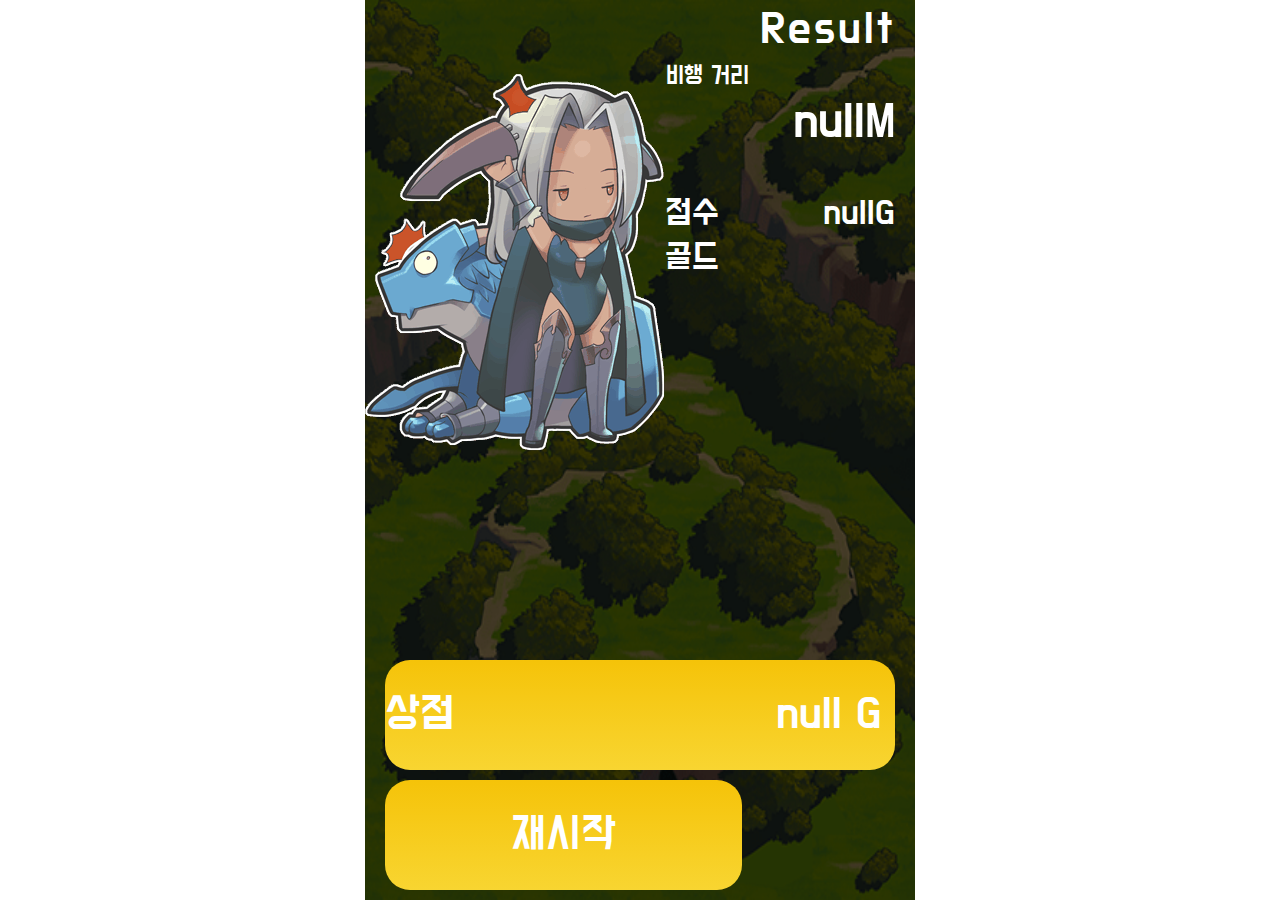
<file: source/html/end.html>
<!DOCTYPE html>
<html lang="en">
<head>
    <meta charset="UTF-8">
    <meta name="viewport" content="width=device-width, initial-scale=1.0">
    <title>Document</title>
    <script src="https://code.jquery.com/jquery-3.7.1.js"></script>
    <!-- slide 외부 라이브러리.. -->
    <script src="../js/infiniteSlide.js"></script>
    <!--배경 슬라이더 js-->
    <script>    
		$(function () {
			$('.scroll').infiniteslide({
				direction: 'down',
				pauseonhover: false,
                speed : 380
			});
		});
    </script>
     <!-- 앵커 버튼 -->
     <script src="../js/set_end.js"></script>
    <!--css요소....-->
    <link rel="stylesheet" href="../css/default2.css">
    <link rel="stylesheet" href="../css/end.css"> 
    <!--구글 폰트...-->
    <link rel="preconnect" href="https://fonts.googleapis.com">
    <link rel="preconnect" href="https://fonts.gstatic.com" crossorigin>
    <link href="https://fonts.googleapis.com/css2?family=Staatliches&display=swap" rel="stylesheet">  
     <!--구글 폰트(한국어)-->
     <link rel="preconnect" href="https://fonts.googleapis.com">
     <link rel="preconnect" href="https://fonts.gstatic.com" crossorigin>
     <link href="https://fonts.googleapis.com/css2?family=Do+Hyeon&display=swap" rel="stylesheet">

     <!--set_height.js-->
    <script src="../js/set_height.js"></script>
    
</head>
<body oncontextmenu="return false" ondragstart="return false" onselectstart="return false">
    <div class="container">
        <div class="slider-container">
            <ul class="scroll">
                <li>
                    <img src="../images/BackGround/01.png"></img>
                </li>
                <li>
                    <img src="../images/BackGround/01.png"></img>
                </li>
                <li>
                    <img src="../images/BackGround/01.png"></img>
                </li>
                <li>
                    <img src="../images/BackGround/01.png"></img>
                </li>
            </ul>
        </div>
        <div class="end-title">
            <p>Result</p>
        </div>
        <div class="end-character">
            <img src="../images/SD/sd_03.png" id="img-charac">
        </div>
        <div class="end-summary">
            <div class="distance">
                <span><p>비행 거리</p><p class="distance-display">1000M</p></span>
            </div>
            <div class="score-gold">
                <div class="content">
                    <span><p>점수</p><p>골드</p></span>
                </div>
                <div>
                    <span><p class="score-display">11200M</p><p class="gold-display">50G</p></span>
                </div>
            </div>
        </div>
        <div class="button-content">
            <div class="gradient">
                <div class="store-title"><p>상점</p></div>
                <div class="money" id="go-to-store">1150G</div>
            </div>
            <div>
                <div class="restart gradient"  id="restart"><p>재시작</p></div>
            </div>
        </div>
    </div>
    <script src="../js/end.js"></script>
</body>
</html>
</file>
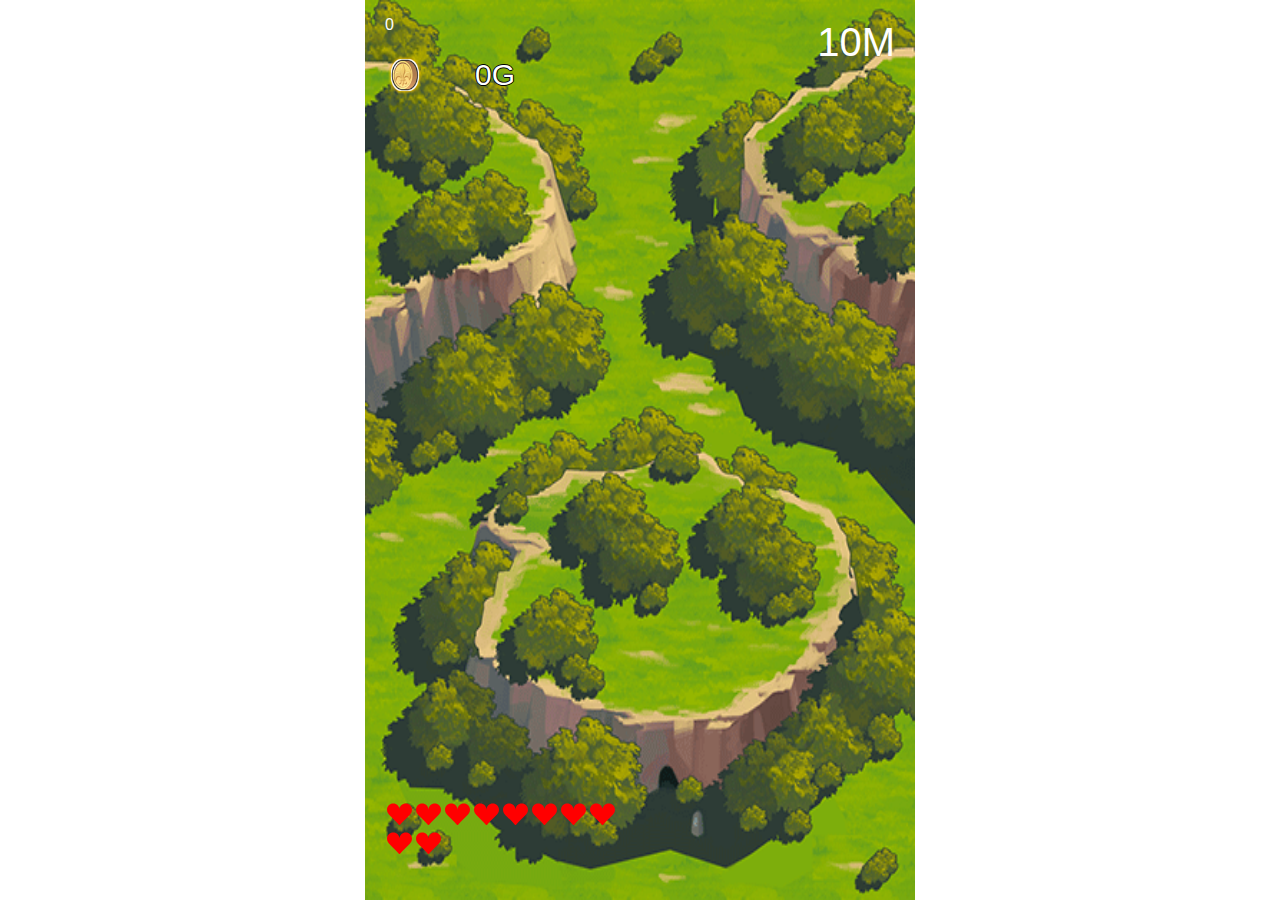
<file: source/html/game.html>
<!DOCTYPE html>
<html lang="en">

<head>
    <meta charset="UTF-8">
    <meta name="viewport" content="width=device-width, initial-scale=1.0">
    <title>Game</title>
    <script src="https://code.jquery.com/jquery-3.7.1.js"></script>
    <!--슬라이더 외부 라이브러리 js-->
    <script src="../js/infiniteSlide.js"></script>
    <!--배경 슬라이더 js-->
    <script>
        $(function () {
            $('.scroll').infiniteslide({
                direction: 'down',
                pauseonhover: false,
                speed: 380
            });
        });
    </script>
    <!-- 거리 재기.. -->
    <script src="../js/distance.js"></script>
    <!-- 체력 ui 세팅 -->
    <script src="../js/heart.js"></script>
    <!--css요소....-->
    <link rel="stylesheet" href="../css/default2.css">
    <link rel="stylesheet" href="../css/game.css">
    <link rel="stylesheet" href="../css/monster.css">
    <link rel="stylesheet" href="../css/gold.css">
    <link rel="stylesheet" href="../css/item.css">
    <link rel="stylesheet" href="../css/boss.css">
    <link rel="stylesheet" href="../css/meteor.css">
    <!-- boss-css 제거 금지 -->
    <link id="boss-css" rel="stylesheet" href=""> 
    <!--구글 폰트...-->
    <link rel="preconnect" href="https://fonts.googleapis.com">
    <link rel="preconnect" href="https://fonts.gstatic.com" crossorigin>
    <link href="https://fonts.googleapis.com/css2?family=Staatliches&display=swap" rel="stylesheet">

    <!--Player 요소-->
    <!--Player.css-->
    <link rel="stylesheet" href="../css/Player.css">
    <!--PlayerMove.js-->
    <script src="../js/PlayerMove.js"></script>
    <!--PlayerAttack.js-->
    <script src="../js/PlayerAttack.js" type="module"></script>
    <!--PlayerStatus.js / 상위에 올려야함-->
    <script src="../js/PlayerStatus.js" type="module"></script>
    <!--init.js-->
    <script src="../js/init.js" type="module"></script>

    <!--set_height.js-->
    <script src="../js/set_height.js"></script>
    <!--score.js-->
    <script src="../js/score.js"></script>

</head>
<!--heart.js 에서 addheart, minusheart 함수로 플레이어와 몬스터 충돌 시 체력 감소-->

<body oncontextmenu="return false" ondragstart="return false" onselectstart="return false">


    <div class="container">
        <div class="slider-container">
            <ul class="scroll">
                <li>
                    <img src="../images/BackGround/01.png"></img>
                </li>
                <li>
                    <img src="../images/BackGround/01.png"></img>
                </li>
                <li>
                    <img src="../images/BackGround/01.png"></img>
                </li>
                <li>
                    <img src="../images/BackGround/01.png"></img>
                </li>
            </ul>
        </div>
        <!--몬스터 생성 div-->
        <div class="monster-container"></div>
        <!-- 점수랑 골드 창.. -->
        <div class="content-score">
            <div class="score">
                <span class="total-score">
                    <p>0</p>
                </span>
            </div>
            <div class="score">
                <img src="../images/Item/item_coin.png">
                <span class="total-coin">
                    <p>0G</p>
                </span>
            </div>
        </div>
        <!-- 거리 -->
        <div class="distance">
            0m
        </div>
        <!-- 체력 표시칸.. -->
        <div class="heart">
            <svg xmlns="http://www.w3.org/2000/svg" width="25" height="25" fill="red" class="bi bi-suit-heart-fill"
                viewBox="0 0 16 16">
                <path
                    d="M4 1c2.21 0 4 1.755 4 3.92C8 2.755 9.79 1 12 1s4 1.755 4 3.92c0 3.263-3.234 4.414-7.608 9.608a.513.513 0 0 1-.784 0C3.234 9.334 0 8.183 0 4.92 0 2.755 1.79 1 4 1" />
            </svg>
            <svg xmlns="http://www.w3.org/2000/svg" width="25" height="25" fill="red" class="bi bi-suit-heart-fill"
                viewBox="0 0 16 16">
                <path
                    d="M4 1c2.21 0 4 1.755 4 3.92C8 2.755 9.79 1 12 1s4 1.755 4 3.92c0 3.263-3.234 4.414-7.608 9.608a.513.513 0 0 1-.784 0C3.234 9.334 0 8.183 0 4.92 0 2.755 1.79 1 4 1" />
            </svg>
            <svg xmlns="http://www.w3.org/2000/svg" width="25" height="25" fill="red" class="bi bi-suit-heart-fill"
                viewBox="0 0 16 16">
                <path
                    d="M4 1c2.21 0 4 1.755 4 3.92C8 2.755 9.79 1 12 1s4 1.755 4 3.92c0 3.263-3.234 4.414-7.608 9.608a.513.513 0 0 1-.784 0C3.234 9.334 0 8.183 0 4.92 0 2.755 1.79 1 4 1" />
            </svg>
            <svg xmlns="http://www.w3.org/2000/svg" width="25" height="25" fill="red" class="bi bi-suit-heart-fill"
                viewBox="0 0 16 16">
                <path
                    d="M4 1c2.21 0 4 1.755 4 3.92C8 2.755 9.79 1 12 1s4 1.755 4 3.92c0 3.263-3.234 4.414-7.608 9.608a.513.513 0 0 1-.784 0C3.234 9.334 0 8.183 0 4.92 0 2.755 1.79 1 4 1" />
            </svg>
            <svg xmlns="http://www.w3.org/2000/svg" width="25" height="25" fill="red" class="bi bi-suit-heart-fill"
                viewBox="0 0 16 16">
                <path
                    d="M4 1c2.21 0 4 1.755 4 3.92C8 2.755 9.79 1 12 1s4 1.755 4 3.92c0 3.263-3.234 4.414-7.608 9.608a.513.513 0 0 1-.784 0C3.234 9.334 0 8.183 0 4.92 0 2.755 1.79 1 4 1" />
            </svg>
            <svg xmlns="http://www.w3.org/2000/svg" width="25" height="25" fill="red" class="bi bi-suit-heart-fill"
                viewBox="0 0 16 16">
                <path
                    d="M4 1c2.21 0 4 1.755 4 3.92C8 2.755 9.79 1 12 1s4 1.755 4 3.92c0 3.263-3.234 4.414-7.608 9.608a.513.513 0 0 1-.784 0C3.234 9.334 0 8.183 0 4.92 0 2.755 1.79 1 4 1" />
            </svg>
            <svg xmlns="http://www.w3.org/2000/svg" width="25" height="25" fill="red" class="bi bi-suit-heart-fill"
                viewBox="0 0 16 16">
                <path
                    d="M4 1c2.21 0 4 1.755 4 3.92C8 2.755 9.79 1 12 1s4 1.755 4 3.92c0 3.263-3.234 4.414-7.608 9.608a.513.513 0 0 1-.784 0C3.234 9.334 0 8.183 0 4.92 0 2.755 1.79 1 4 1" />
            </svg>
            <svg xmlns="http://www.w3.org/2000/svg" width="25" height="25" fill="red" class="bi bi-suit-heart-fill"
                viewBox="0 0 16 16">
                <path
                    d="M4 1c2.21 0 4 1.755 4 3.92C8 2.755 9.79 1 12 1s4 1.755 4 3.92c0 3.263-3.234 4.414-7.608 9.608a.513.513 0 0 1-.784 0C3.234 9.334 0 8.183 0 4.92 0 2.755 1.79 1 4 1" />
            </svg>
            <svg xmlns="http://www.w3.org/2000/svg" width="25" height="25" fill="red" class="bi bi-suit-heart-fill"
                viewBox="0 0 16 16">
                <path
                    d="M4 1c2.21 0 4 1.755 4 3.92C8 2.755 9.79 1 12 1s4 1.755 4 3.92c0 3.263-3.234 4.414-7.608 9.608a.513.513 0 0 1-.784 0C3.234 9.334 0 8.183 0 4.92 0 2.755 1.79 1 4 1" />
            </svg>
            <svg xmlns="http://www.w3.org/2000/svg" width="25" height="25" fill="red" class="bi bi-suit-heart-fill"
                viewBox="0 0 16 16">
                <path
                    d="M4 1c2.21 0 4 1.755 4 3.92C8 2.755 9.79 1 12 1s4 1.755 4 3.92c0 3.263-3.234 4.414-7.608 9.608a.513.513 0 0 1-.784 0C3.234 9.334 0 8.183 0 4.92 0 2.755 1.79 1 4 1" />
            </svg>
        </div>
        <!--플레이어 이동 관련 / div id를 쓰지 않음. 삭제할거면 해-->
        <div id="playerImg" draggable="true">
            <img id="ingame_player" class="wing">
            <div id="wing1_axis">
                <canvas id="wing1" class="wing"></canvas>
            </div>
            <div id="wing2_axis">
                <canvas id="wing2" class="wing"></canvas>
            </div>
            <div id="Player_HitBox"></div>
        </div>

        <!--플레이어 공격(투사체) 관련-->
        <div id="playerAttack">
            <div id="ArrowPosition"></div>
            <div id="ClonePosition"></div>
        </div>

        <div id="boss-drop-zone" style="top: 100px; left: 275px; width: 10px; height: 1200px; position: absolute;"></div>
    </div>
    <script src="../js/boss.js" defer></script>
    <script src="../js/monster.js" defer></script>
    <script src="../js/timer.js" defer></script>
    <script src="../js/gold.js" defer></script>
    <script src="../js/item.js" defer></script>
    <script src="../js/game_manager.js" defer></script>

</body>

</html>
</file>
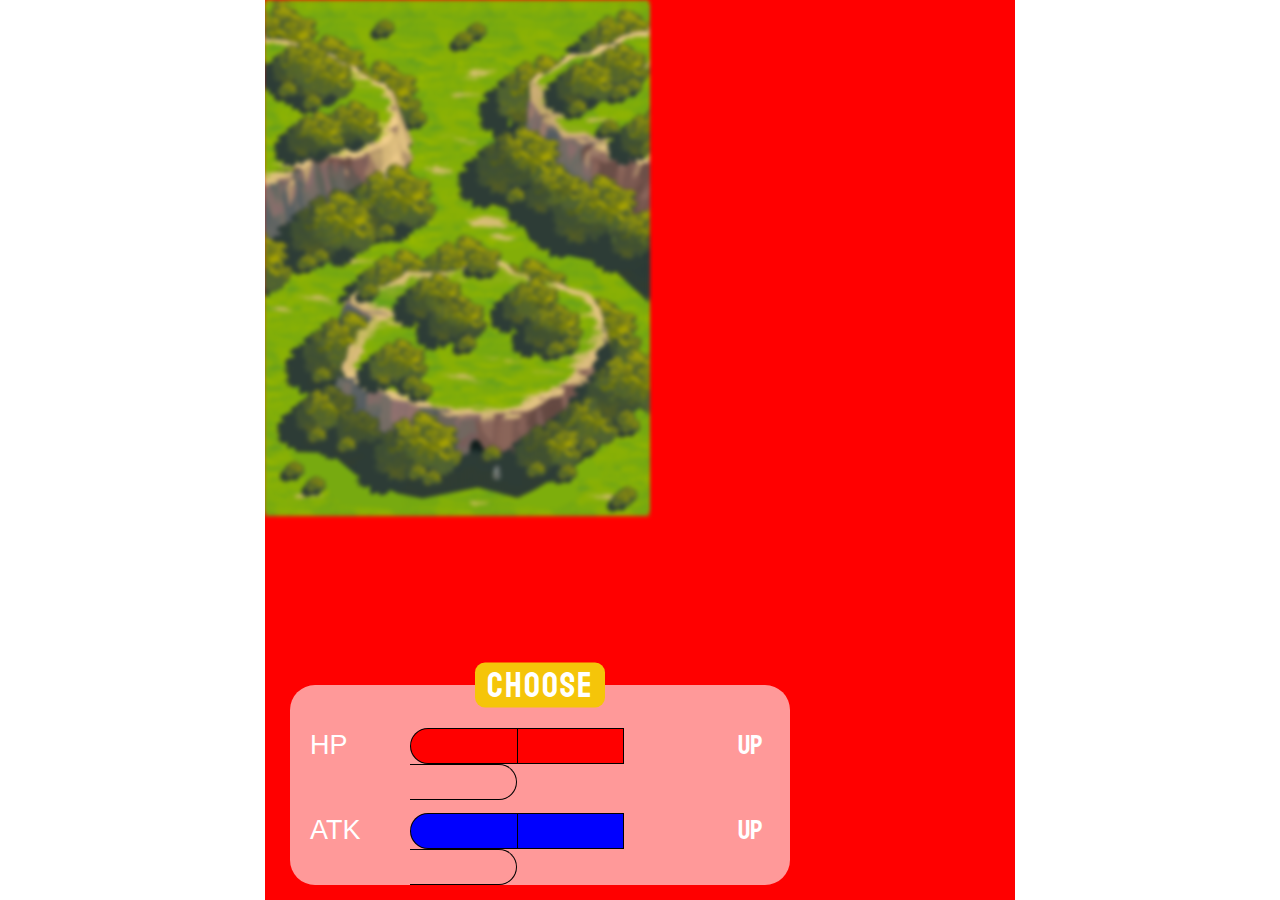
<file: source/html/main.html>
<!DOCTYPE html>
<html lang="en">
<head>
    <meta charset="UTF-8">
    <meta name="viewport" content="width=device-width, initial-scale=1.0">
    <title>Document</title>
    <script src="https://code.jquery.com/jquery-3.7.1.js"></script>
    <script src="../js/backgroundslide.js"></script>
    <link rel="stylesheet" href="../css/default.css">
    <link rel="stylesheet" href="../css/main.css">
     <!--구글 폰트...-->
     <link rel="preconnect" href="https://fonts.googleapis.com">
     <link rel="preconnect" href="https://fonts.gstatic.com" crossorigin>
     <link href="https://fonts.googleapis.com/css2?family=Staatliches&display=swap" rel="stylesheet">  
</head>
<body>
    <div class="container">
        <!--슬라이드 창-->
        <div class="slider-container">
            <img src="../images/BackGround/01.png" class="img-slide" style="filter: blur(2px);">
            <img src="../images/BackGround/01.png" class="img-slide" style="filter: blur(2px);">
        </div>
       <!--골드 창..-->
       <div class="gold-div">
            <img src="../images/Item/item_coin.png">
            <p>4211115G</p>
       </div>
       <!--시작버튼-->
       <button class="start-btn">start...</button>
       <!--캐릭터 선택 이미지-->
       <div class="slider-character">
            <div class="character">
                <img src="../images/Character/character_01.png">
            </div>
            <div class="character">
                <img src="../images/Character/character_01.png">
            </div>
       </div>
       <!--좌우 슬라이드 버튼-->
       <button class="before-btn">
            &lang;
        </button>
        <button class="next-btn">
            &rang;
        </button>
       <!--캐릭터 스택과 선택버튼-->
       <div class="character-stack">
            <button class="select">Choose</button>
            <!--스택 창...-->
            <!--체력 창..-->
            <div class="stack">
                <span><p>HP</p></span>
                <!--스택 영역칸-->
                <div class="stack-area">
                    <!-- 스택은 총 3칸... -->
                    <div class="stack-level">

                    </div>
                    <div class="stack-level">
                        
                    </div>
                    <div class="stack-level" style="background-color: transparent;">
                        
                    </div>
                </div>
                <button> up</button>
            </div>
            <div class="stack">
                <span><p>ATK</p></span>
                <!--스택 영역칸-->
                <div class="stack-area">
                    <!-- 스택은 총 3칸... -->
                    <div class="stack-level" style="background-color: blue;">

                    </div>
                    <div class="stack-level" style="background-color: blue;">
                        
                    </div>
                    <div class="stack-level" style="background-color: transparent;">
                        
                    </div>
                </div>
                <button> up</button>
            </div>
       </div>
    </div>
</body>
</html>
</file>
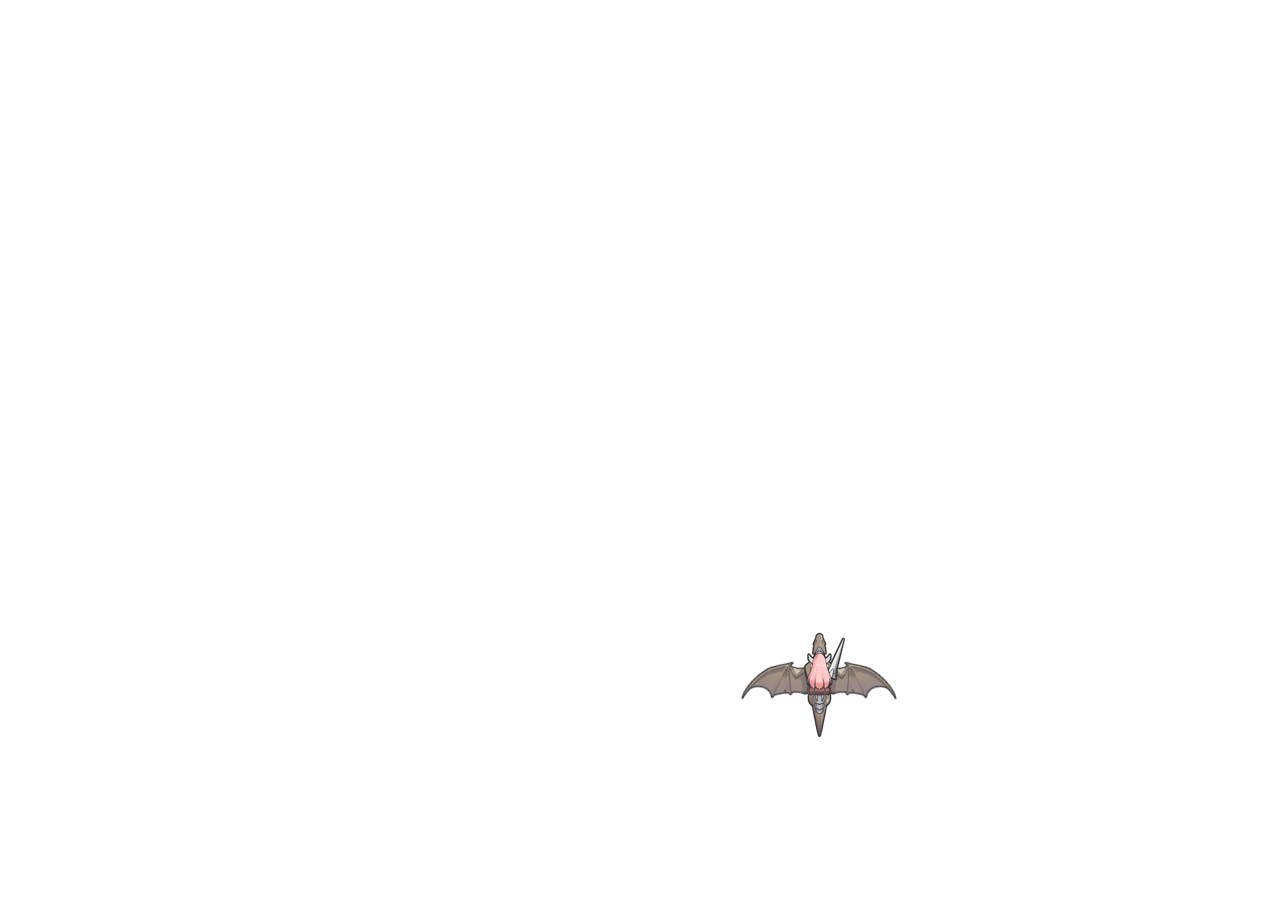
<file: source/html/Player.html>
<!DOCTYPE html>
<html lang="en">

<head>
    <meta charset="UTF-8">
    <meta name="viewport" content="width=device-width, initial-scale=1.0">
    <title>Document</title>
    <!--Player.css-->
    <link rel="stylesheet" href="../css/Player.css">
    <!--jQuery-->
    <script src="https://code.jquery.com/jquery-3.7.1.js"></script>
    <!--PlayerMove.js-->
    <script src="../js/PlayerMove.js"></script>
    <!--PlayerAttack.js-->
    <script src="../js/PlayerAttack.js"></script>
    <!--PlayerStatus.js / 상위에 올려야함-->
    <script src="../js/PlayerStatus.js"></script>
</head>

<body>
    <!--플레이어 이동 관련 / div id를 쓰지 않음. 삭제할거면 해-->
    <div id="playerImg" draggable="true">
        <img id="ingame_player" class="wing">
        <canvas id="wing1" class="wing"></canvas>
        <canvas id="wing2" class="wing"></canvas>
    </div>

    <!--플레이어 공격(투사체) 관련-->
    <div id="playerAttack">
        <div id="ArrowPosition"></div>
        <div id="ClonePosition"></div>
    </div>

</body>

</html>
</file>
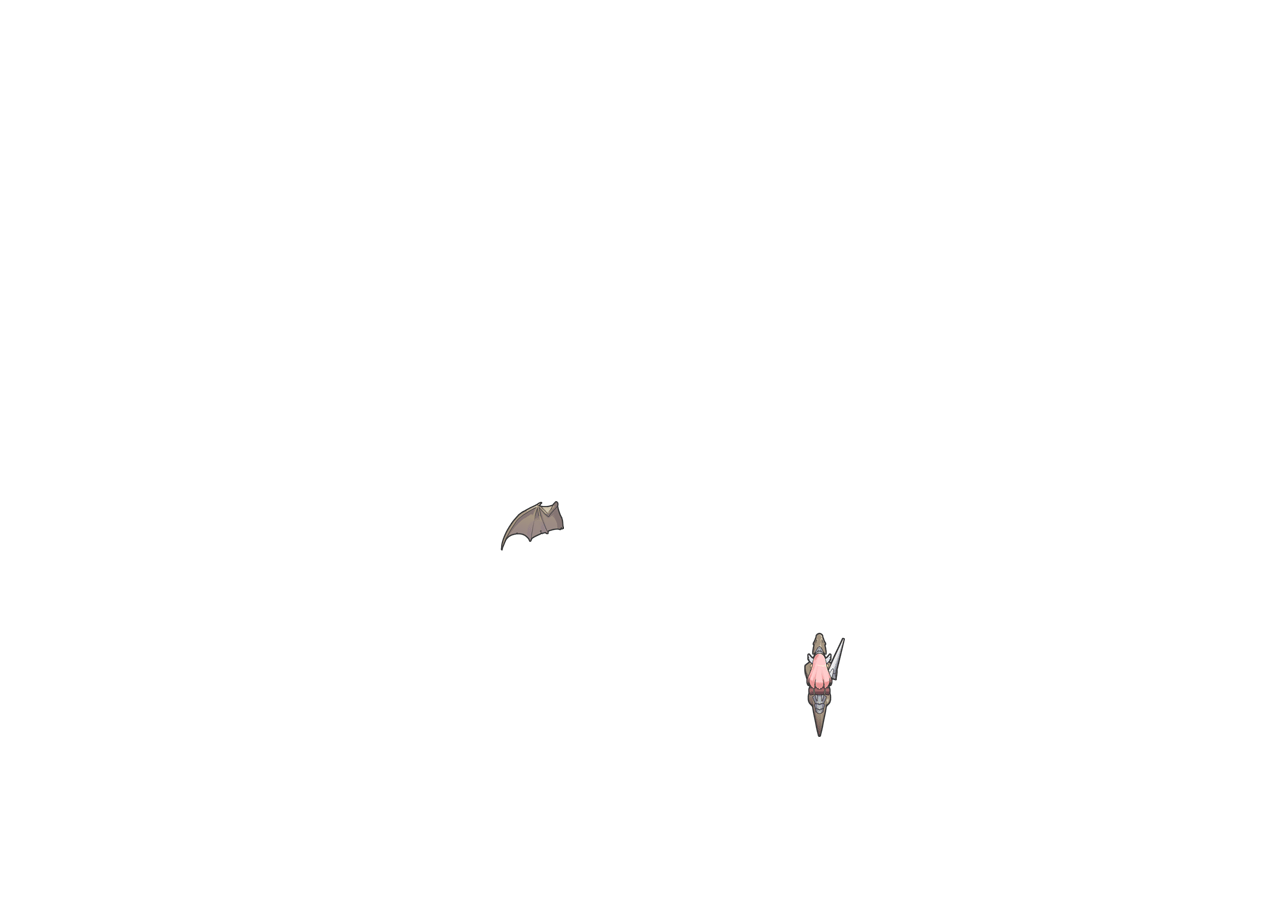
<file: source/html/Player_Move.html>
<!DOCTYPE html>
<html lang="en">
<head>
    <meta charset="UTF-8">
    <meta name="viewport" content="width=device-width, initial-scale=1.0">
    <title>Document</title>
    <!--Player.css-->
    <link rel="stylesheet" href="../css/Player.css">
    <!--jQuery-->
    <script src="https://code.jquery.com/jquery-3.7.1.js"></script>
    <!--move.js-->
    <script src="../js/move.js"></script>
</head>
<body>
    <div>
        <img id="ingame_player">
        
        <canvas id="cutID">


    </div>

</body>
</html>
</file>
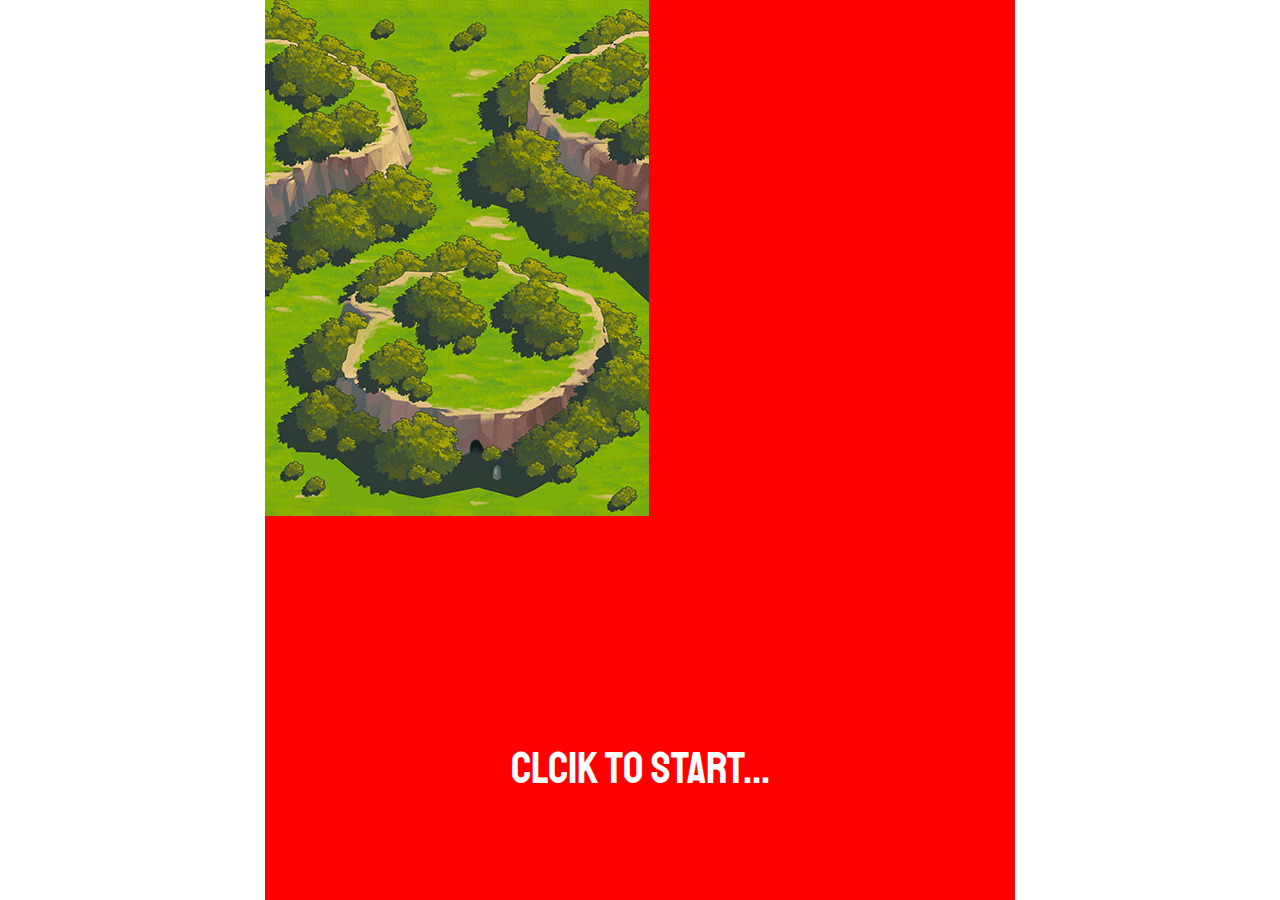
<file: source/html/start.html>
<!DOCTYPE html>
<html lang="en">
<head>
    <meta charset="UTF-8">
    <meta name="viewport" content="width=device-width, initial-scale=1.0">
    <title>Document</title>
    <script src="https://code.jquery.com/jquery-3.7.1.js"></script>
    <!--배경 슬라이더 js-->
    <script src="../js/backgroundslide.js"></script>
    <!--css요소....-->
    <link rel="stylesheet" href="../css/default.css">
    <link rel="stylesheet" href="../css/start.css"> 
    <link rel="stylesheet" href="../css/main.css"> 
    <!--구글 폰트...-->
    <link rel="preconnect" href="https://fonts.googleapis.com">
    <link rel="preconnect" href="https://fonts.gstatic.com" crossorigin>
    <link href="https://fonts.googleapis.com/css2?family=Staatliches&display=swap" rel="stylesheet">  
</head>
<body>
    <div class="container">
        <div class="slider-container">
            <img src="../images/BackGround/01.png" class="img-slide">
            <img src="../images/BackGround/01.png" class="img-slide">
        </div>
        <img class="logo" src="../images/Title/logo.png">
        <img class="character_06" src="../images/Character/character_06.png">
        <span><a href="" class="start">Clcik to Start...</a></span>
    </div>
</body>
</html>
</file>
<file: source/css/default2.css>
*{
    margin: 0;
    padding: 0;
}
body{
    overflow: hidden;
}

.container{
    /*1칸의 널이는 150px */
    
    width: 550px;
    margin: 0 auto;
    position: relative;
    overflow: hidden;
}
.slider-container > .img-slide{
    display: block;
    width: 100%;
    
}

.slider-container{
    width: 100%;
    height: 100%;
    position: absolute;
}
.scroll > li {
    width: 100%;
    height: 100vh;
}
.scroll > li > img{
    width: 100%;
    height: 100%;
}
</file>
<file: source/css/end.css>
*{
    font-family: "Do Hyeon", sans-serif;
    font-style: normal;
    color: white;
}

.end-title{
    position: relative;
    /* 부모의 전체 넓이.. */
    width: 100%;
    /* 높이는 50px 정도.. */
    height: 60px;
    line-height: 60px;
    font-weight: 500;
    font-size: 45px;
    letter-spacing: 3px;
    text-align: end;
    z-index: 2;
    box-sizing: border-box;
    padding-right: 20px;
}

.container:before {
    content: '';
    width: 100%; 
    height: 100%; 
    position: absolute;
    top: 0;
    left: 0;
    background: rgba(0, 0, 0, 0.7);
    z-index: 1;
}

.end-character{
    width: 300px;
    height: 400px;
    float: left;
    box-sizing: border-box;
}

.end-character > img{
    position: relative;
    z-index: 2;
}

.end-summary{
    position: relative;
    width: 250px;
    height: 400px;
    float: left;
    z-index: 2;
    box-sizing: border-box;
    padding-right: 20px;
}

.distance{
    width: 100%;
    height: 33%;
}

.distance p:first-child{
    font-size: 25px;
}

.distance p:last-child{
    font-size: 50px;
    text-align: end;
}

.score-gold{
    width: 100%;
    height: 100px;
    font-size: 35px;
}

.content {
    width: 100px;
    float: left;
}

.score-gold div:last-child{
    text-align: end;
}

.button-content{
    position: absolute;
    width: 100%;
    height: 250px;
    bottom: 100%;
    z-index: 2;
    top: 100%;
    transform: translateY(-100%);
    box-sizing: border-box;
    padding: 0 20px;
}

.button-content > div{
    width: 100%;
    height: 110px;
    font-size: 45px;
    line-height: 110px;
    margin: 10px 0;
}


.store-title{
    width: 50%;
    float: left;
}

.money{
    width: 50%;
    float: left;
    text-align: end;
}

.restart{
    width: 70%;
    height: 100%;
    text-align: center;
    float: left;
}

.end{
    float: right;
    width: 27%;
    height: 100%;
    text-align: center;
}

.gradient{
    border-radius: 25px;
    background: linear-gradient(to bottom, rgb(245,195,9),rgb(248, 213, 49));
}
</file>
<file: source/css/game.css>
*{
    font-family: "Do Hyeon", sans-serif;
    font-style: normal;
    color: white;
}

.content-score{
    margin-left: 20px;
    width: 280px;
    height: 100px;
    float: left;
    position: relative;
}

.score{
    width: 180px;
    height: 50px;
    position: relative;
    line-height: 50px;
}

.score > img{
    display: block;
    float: left;
    width: 40px;
    /* 75 - 50 / 2 */
    margin-top: 5px;
}

.total-coin{
    text-align: center;
    font-weight: 400;
    font-size: 30px;
    text-shadow: -1px 0 #000, 0 1px #000, 1px 0 #000, 0 -1px #000;
}

.total-distance{
    text-align: center;
    font-weight: 600;
    font-size: 30px;
    text-shadow: -1px 0 #000, 0 1px #000, 1px 0 #000, 0 -1px #000;
}

.timer{
    width: 150px;
    height: 60px;
    position: relative;
    float: left;
    margin-top: 20px;
    font-weight: 700;
    font-size: 30px;
    line-height: 60px;
    text-align: center;
}

.distance{
    width: 200px;
    height: 50px;
    float: right;
    position: relative;
    text-align: right;
    font-size: 40px;
    margin-right: 20px;
    margin-top: 20px;
}

.heart{
    width: 250px;
    height: 100px;
    position: relative;
    top: 100%;
    transform: translateY(-100px);
    margin-left: 20px;
}

svg{
    display: block;
    transform: translateY(-100px);
    margin: 2px;
    float: left;
}
</file>
<file: source/css/monster.css>
.line{
    width: 100%;
    height: 150;
    display: inline;
    position: absolute;
    animation : go_down 3.5s;
}

/*----몬스터 및 빈 몬스터의 부모 div css 설정----*/
.monster {
    position: relative;
    width: 105px;
    height: 130px;
    display: inline-block;
    
}
.sprite-1 {
    background-image: url('../images/Monsters/dragon_01.png');
}
.sprite-2 {
    background-image: url('../images/Monsters/dragon_02.png');
}
.sprite-3 {
    background-image: url('../images/Monsters/dragon_03.png');
}
.empty_enemy {
    width: 105px;
    height: 130px;
    display: inline-block;
    
}
.trasure { /*요건 보물상자*/
    width: 105px;
    height: 130px;
    display: inline-block;
    position: relative;
}
.sprite-trasure {
    background-image: url('../images/Monsters/treasure.png');
}
/*--------------------끝-------------------*/

/*---------몬스터 형체 생성-----------*/
/*몸통*/
.body {
    width: 86px;
    height: 128px;
    background-position: 0 0;
    position: absolute; /* 절대 위치 */
    top: 0px; /* 부모 기준으로 상단 */
    left: 10px; /* 부모 기준으로 좌측 */
}
/* 날개 */
.wing-left {
    width: 43px;
    height: 69px;
    background-position: -83px -60px;
    position: absolute; /* 절대 위치 */
    top: 13px; /* 원하는 위치 */
    left: 0px; /* 원하는 위치 */
    animation : left_fly 0.8s infinite ;
    transform-origin: bottom right;
}
.wing-right {
    width: 43px;
    height: 69px;
    background-position: -83px -60px;
    position: absolute; /* 절대 위치 */
    top: 13px; /* 원하는 위치 */
    left: 20px; /* 원하는 위치 */
    animation : right_fly 0.8s infinite ;
    transform-origin: bottom right;
}
/*눈*/
.eyes-left {
    width: 29px;
    height: 27px;
    background-position: -99px -24px;
    position: absolute;
    top: 56px; /* 원하는 위치 */
    left: 25px; /* 원하는 위치 */
}
.eyes-right {
    width: 29px;
    height: 27px;
    background-position: -99px -24px;
    position: absolute;
    transform: scaleX(-1); /* 이미지 좌우반전 */
    top: 56px; /* 원하는 위치 */
    left: 50px; /* 원하는 위치 */
}
/*-------------몬스터 형체 생성 끝---------------*/
/*-------------보물 형체 생성 -------------*/
.tbody{
    width: 106px;
    height: 78px;
    display: flex;
    background-position: -6px -46px;
    position: absolute; /* 절대 위치 */
    top: 40px; /* 부모 기준으로 상단 */
    left: 5px; /* 부모 기준으로 좌측 */
}
.twing-left{
    width: 73px;
    height: 44px;
    background-position: 0 0;
    transform: rotate(20deg);
    position: absolute; /* 절대 위치 */
    top: 45px; /* 부모 기준으로 상단 */
    left: -30px; /* 부모 기준으로 좌측 */
    animation : tleft_fly 0.8s infinite ;
    transform-origin: bottom right;
}
.twing-right{
    width: 73px;
    height: 44px;
    background-position: 0 0;
    transform: scaleX(-1) rotate(20deg);
    position: absolute; /* 절대 위치 */
    top: 45px; /* 부모 기준으로 상단 */
    left: -5px; /* 부모 기준으로 좌측 */
    animation : tright_fly 0.8s infinite ;
    transform-origin: bottom right;
}
/*-------------보물 형체 생성 끝---------------*/


@keyframes left_fly {
    0% {
        transform: rotate(0deg);
    }
    50% {
        transform: rotate(-30deg);
    }
    100% {
        transform: rotate(0deg);
    }
}

@keyframes right_fly {
    0% {
        transform: scaleX(-1) rotate(0deg);
    }
    50% {
        transform: scaleX(-1) rotate(-30deg);
    }
    100% {
        transform: scaleX(-1) rotate(0deg);
    }
}
@keyframes tleft_fly {
    0% {
        transform: rotate(20deg);
    }
    50% {
        transform: rotate(-30deg);
    }
    100% {
        transform: rotate(20deg);
    }
}

@keyframes tright_fly {
    0% {
        transform: scaleX(-1) rotate(20deg);
    }
    50% {
        transform: scaleX(-1) rotate(-30deg);
    }
    100% {
        transform: scaleX(-1) rotate(20deg);
    }
}

@keyframes go_down {
    0% {
        transform: translateY(-200px);
    }
    100% {
        transform: translateY(1600px);
        transition-property: all; 
    }
}


/*--------터짐 효과--------*/
.burst {
    width: 100px;
    height: 100px;
    background-color: #f0f0f0;
    border-radius: 50%;
    animation: burst 1s;
    position: absolute;
}

@keyframes burst {
    0% {
        transform: scale(0.4);
        opacity: 1;
    }
    20% {
        transform: scale(1.3);
        opacity: 0.6;
    }
    30% {
        transform: scale(1);
        opacity: 0;
    }
    100%{
        transform: scale(0);
        opacity: 0;
    }
}
/*-------- 끝 ---------*/
</file>
<file: source/css/gold.css>
.gold {
    position: absolute;
    width: 64px;
    height: 64px;
    background-image: url('../images/Item/item_coin.png');
    
}

.gem {
    position: absolute;
    width: 64px;
    height: 64px;
}

.gem-1 {
    background-image: url('../images/Item/item_gem.png');
    background-size: 100% 100%;
}
.gem-2 {
    background-image: url('../images/Item/item_gem_02.png');
    background-size: 100% 100%;
}
.gem-3 {
    background-image: url('../images/Item/item_gem_03.png');
    background-size: 100% 100%;
}
</file>
<file: source/css/item.css>
.item1 {
    position: absolute;
    width: 64px;
    height: 64px;
    background-image: url('../images/Item/item_invincible.png');
    background-size: 100% 100%;
}
</file>
<file: source/css/boss.css>
.boss-zone {
    position: relative;
    visibility: hidden;
}
.boss-zone.fadeout {
    animation-name: fadeout;
    animation-duration: 2s;
    /* 투명해지는 속도 조절 */
    animation-fill-mode: forwards;
}
@keyframes fadeout {
    from {
        opacity: 1
    }

    to {
        opacity: 0
    }
}
</file>
<file: source/css/meteor.css>
#meteor-zone {
    display: flex;
    height: 100vh;
    /* width: 게임화면의 가로 길이와 동일하게 설정한다. */
    width: 100%;
    /* 부모 요소를 기준으로 위치 설정. 부모에게 position이 없으면 조상 기준 */
    position: absolute;
    top: 0;
    left: 0;
}

#meteor-zone .meteor-line {
    flex-grow: 1;
    height: 100vh;
    width: 20%;
}

.meteor {
    width: 100%;
    position: relative;
    display: none;
}

.meteor.active {
    animation-name: falling;
    /* 운석 떨어지는 속도 조절 */
    animation-duration: 5s;
    animation-fill-mode: forwards;
}

@keyframes falling {
    from {
        top: -128px;
    }

    to {
        top: 2000px;
    }
}

.meteor-warning {
    width: 100%;
    position: relative;
    display: none;
}

.meteor-warning.active {
    animation-name: meteor_warning;
    animation-duration: var(--meteor_war_ani_dur);
    animation-fill-mode: forwards;
}

@keyframes meteor_warning {
    0% {
        scale: 0.8;
        opacity: 0;
    }

    25% {
        scale: 1;
        opacity: 1;
    }

    50% {
        scale: 0.8;
    }

    75% {
        scale: 1;
    }

    100% {
        scale: 0.8;
        opacity: 0;
    }
}
</file>
<file: source/css/Player.css>
#playerImg {
    margin: 0px;
    border: 0px;
    padding: 0px;
}

#playerAttack {
    margin: 0px;
    border: 0px;
    padding: 0px;
}

#ingame_player {
    position: absolute;
    display: block;
    top: 622px;
    left: 800px;
    z-index: 4;
    clip: rect(10px, 45px, 115px, 0);
}

#wing1 {
    position: absolute;
    top: 686px;
    left: 729px;
    z-index: 3;
    transform: rotate(15deg);
}

#wing2 {
    position: absolute;
    top: 686px;
    left: 609px;
    z-index: 3;
    transform: scale(-1, 1) rotate(15deg);
}

#ArrowPosition {
    position: absolute;
    top: 582px;
    left: 794px;
    z-index: 2;
    width: 50px;
    height: 50px;
}

.arrow {
    position: absolute;
    background-image: url(../images/Sfx/invincible_02.png);
    background-size: cover;
    width: 32px;
    height: 64px;
    z-index: 3;
}
</file>
<file: source/css/default.css>
*{
    margin: 0;
    padding: 0;
}

.container{
    /*1칸의 널이는 150px */
    
    width: 750px;
    height: 100vh;
    background-color: red;
    margin: 0 auto;
    position: relative;
    overflow: hidden;
}

.slider{
    width: 100%;
    height: 100%;
    background-color: yellow;
}

.slider > img{
    position: absolute;
    display: block;
    width: 100%;
    top: 0;
}
</file>
<file: source/css/main.css>
.slider{
    width: 100%;
    height: 100%;
}

/*골드 div*/
.gold-div{
    width: 180px;
    height: 35px;
    margin-left: 20px;
    margin-top: 15px;
    z-index: 3;
    position: relative;
    float: left;
    background: linear-gradient(to right, rgba(0,0,0,0.6), rgba(255,255,255,0.6));
}

.gold-div > img{
    width: 35px;
    display: block;
    float: left;
    margin-right: 8px;
}

.gold-div > p{
    font-family: "Staatliches", sans-serif;
    font-weight: 400;
    font-style: normal;
    font-size: 23px;
    color: white;
    letter-spacing: 3px;
}

/*캐릭터 슬라이더..*/
.slider-character{
    /* 550px * 3 */
    width: 300%;
    height: 550px;
    position: absolute;
    overflow-x: hidden;
    overflow-y: hidden;
}
/**캐릭터들...**/
.character{
    float: left;
    width: 550px;
    height: 550px;
    text-align: center;
}

.character > img{
    width: 550px;
    display: block;
    margin: 0 auto;
    animation: floationg 2.3s
    linear 0s
    infinite alternate;
}

/*이미지를 움직이기 위한 애니메이션..*/
@keyframes floationg {
    0% {
        margin-top: 0;
    }
    100%{
        margin-top: 30px;
    }
}

button{
    background-color: #f5c509;
    font-family: "Staatliches", sans-serif;
    font-weight: 400;
    font-style: normal;
    display: block;
    border: none;
    color: white;
}

.start-btn{
    width: 100px;
    height: 40px;
    float: right;
    position: relative;
    z-index: 30;
    margin-top: 15px;
    margin-right: 20px;
    border-radius: 20px;
    font-size: 28px;
    font-weight: 500;
    line-height: 40px;
    letter-spacing: 1px;
}

button:hover{
    cursor: pointer;
}

.character-stack{
    width: 500px;
    height: 200px;
    background-color: rgba(255,255,255,0.6);
    position: absolute;
    bottom: 0;
    transform: translate(25px, -15px);
    border-radius: 25px;
}

/*캐릭터 선택 버튼...*/
.select{
    position: absolute;
    border-radius: 10px;
    width: 130px;
    height: 45px;
    left: 50%;
    transform: translate(-50%, -50%);
    font-size: 35px;
    letter-spacing: 2px;
}

/*왼쪽으로 이동 슬라이드 버튼..*/
.before-btn{
    width: 80px;
    height: 80px;
    font-size: 70px;
    position: absolute;
    /* (650-80) /2 650px 슬라이더 컨테이너 높이 80px 버튼 높이 <-- 즉 슬라이더 정중앙에 오게...*/
    transform: translateY(285px);
    background-color:transparent;
}

/* 오른쪽으로 이동 슬라이드 버튼... */
.next-btn{
    width: 80px;
    height: 80px;
    font-size: 70px;
    position: absolute;
    /* (650-80) /2 650px 슬라이더 컨테이너 높이 80px 버튼 높이 <-- 즉 슬라이더 정중앙에 오게...*/
    transform: translate(470px,285px);
    background-color:transparent;
}
.before-btn:hover, .next-btn:hover{
    color: red;
}

.stack{
    /* 총 높이 --> 85px */
    font-family: "Do Hyeon", sans-serif;
    font-weight: 400;
    font-style: normal;
    font-size: 27px;
    color: white;
    width: 550px;
    height: 50px;
    float: left;
    margin-top: 35px;
    line-height: 50px;
}

.stack > span {
    display: block;
    margin-left: 20px;
    width: 100px;
    float: left;
}

.stack-area{
    /* 영역-> 500px - 60px - 120px = 320px */
    width: 320px;
    height: 34px;
    float: left;
    /* 높이가 34px stack 높이가 50px  */
    margin-top: 8px;
}

.stack > button{
    display: block;
    margin-right: 20px;
    width: 40px;
    float: left;
    height: 40px;
    background-color: transparent;
    font-size: 27px;
    line-height: 50px;
}

.stack > button:hover{
    color: red;
}

.stack-level{
    width: 33%;
    height: 100%;
    background-color: red;
    float: left;
    border: 1px solid black;
}

.stack-level:first-child{
    /* 부모의 넓이--> 100% */
    /* stack-area 높이 너비 -> 510px 40px */
    border-top-left-radius: 20px;
    border-bottom-left-radius: 20px;
    border-right: transparent;
}

.stack-level:last-child{
    border-top-right-radius: 20px;
    border-bottom-right-radius: 20px;
    border-left: transparent;
}
</file>
<file: source/css/start.css>
.character_06{
    display: block;
    width: 100%;
    height: auto;
    position: absolute;
    transform: translateY(120px);
    animation: floationg 2.3s
               linear 0s
               infinite alternate;
}

@keyframes floationg {
    0% {
        top: 30px;
    }
    100%{
        top: 70px;
    }
}

/*로고 설정..*/
.logo{
    display: block;
    width: 350px;
    height: 200px;
    position: relative;
    margin: 0 auto;
    margin-top: 25px;
    z-index: 3;
}

/*start css 설정*/
.start{
    position: absolute;
    width: 400px;
    height: 60px;
    display: block;
    bottom: 0;
    color: white;
    left: 50%;
    transform: translate(-50%, -100px);
    
    text-align: center;
    font-size: 45px;
    text-decoration-line: none;
    /*폰트 설정*/
    font-family: "Staatliches", sans-serif;
    font-weight: 400;
    font-style: normal;
}

.start:hover{
    animation: scale 1.5s
    linear 0s
    infinite alternate;
}

.start > a{
    line-height: 60px;
}
/*글자가 커졌다가 작아짐....*/
@keyframes scale {
    0% {
        font-size: 45px;
        animation-timing-function: ease;
    }
    100%{
        font-size: 55px;
    }
}
</file>
